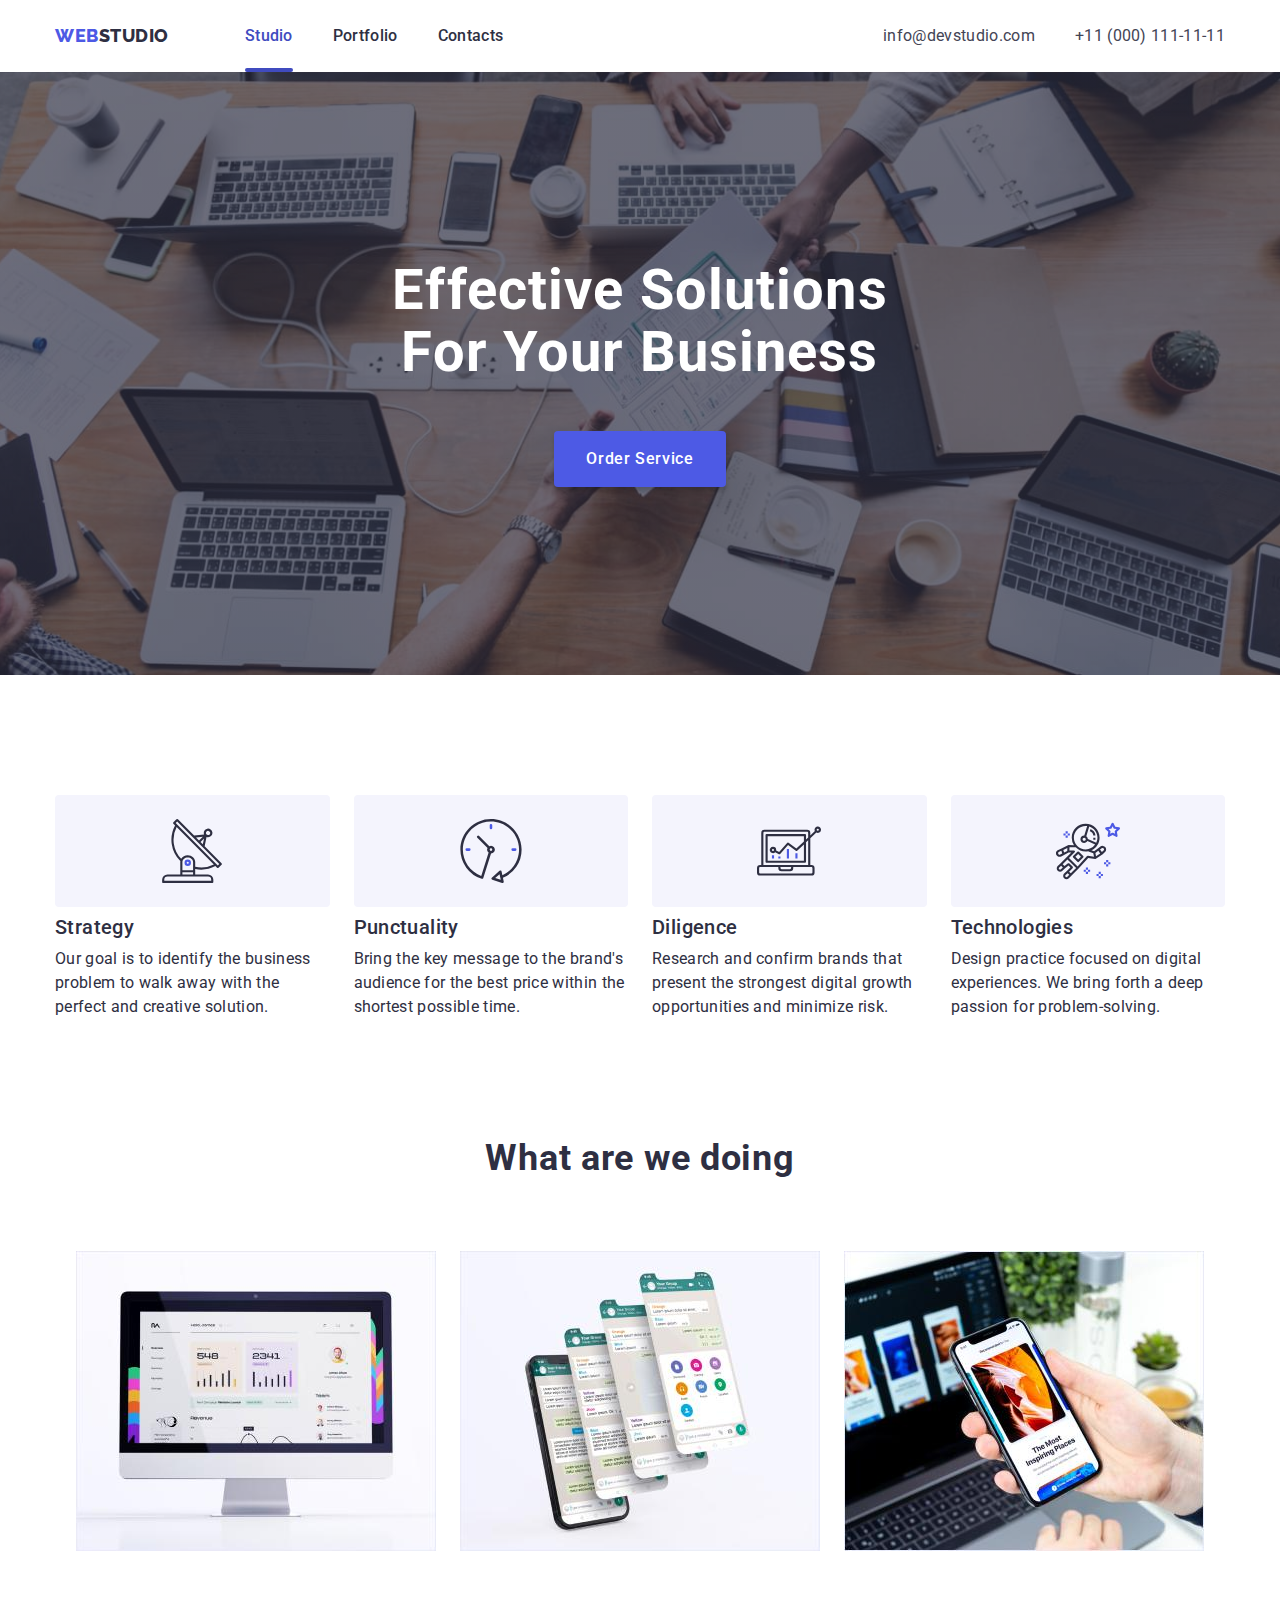
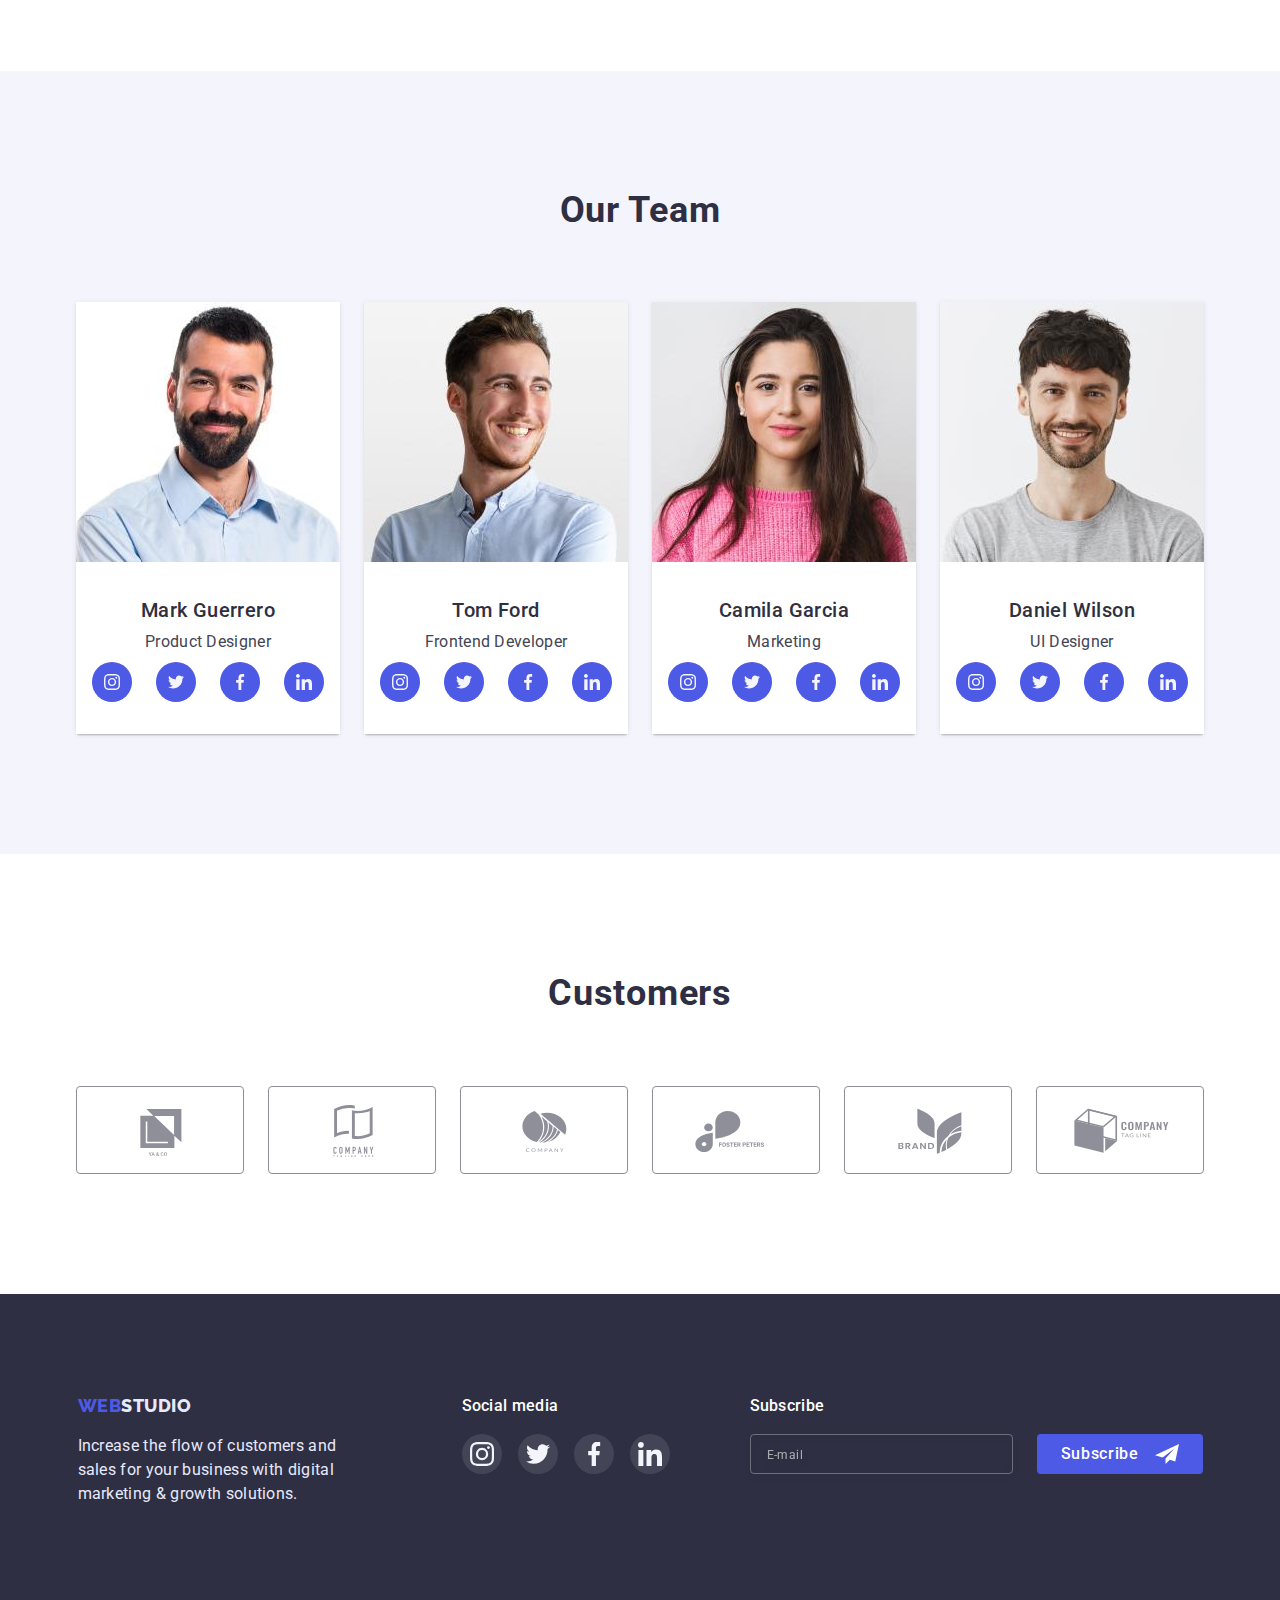
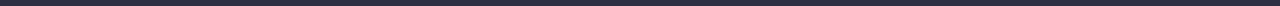
<file: index.html>
<!DOCTYPE html>
<html lang="en">
  <head>
    <meta charset="UTF-8" />
    <meta http-equiv="X-UA-Compatible" content="IE=edge" />
    <meta name="viewport" content="width=device-width, initial-scale=1.0" />
    <title>Studio</title>
    <!-- Шрифти -->
    <link
      href="https://fonts.googleapis.com/css2?family=Raleway:wght@800&family=Roboto:wght@400;500;700;900&display=swap"
      rel="stylesheet"
    />
    <!-- Нормалізація стилів -->
    <link
      rel="stylesheet"
      href="https://cdnjs.cloudflare.com/ajax/libs/modern-normalize/1.1.0/modern-normalize.min.css"
    />
    <!-- Підключення CSS -->
    <link rel="stylesheet" href="./css/style.css" />
  </head>
  <body class="body">
    <!-- Шапка -->
    <header class="header container">
      <!-- Навігація -->
      <div class="main-nav">
        <nav class="main-nav">
          <a class="logo-web" href="./index.html"
            >Web<span class="studio-header">Studio</span></a
          >
          <ul class="list site-nav">
            <li class="list-item">
              <a class="nav-link active" href="./index.html">Studio</a>
            </li>
            <li class="list-item">
              <a class="nav-link" href="./portfolio.html">Portfolio</a>
            </li>
            <li class="list-item">
              <a class="nav-link" href="./contacts.html">Contacts</a>
            </li>
          </ul>
        </nav>
        <!-- Кнопка бургер мобільного меню -->
        <button class="mobile-menu-open js-open-menu" type="button">
          <svg class="burger-icon" width="32" height="22">
            <use href="./images/sprite.svg#icon-burger"></use>
          </svg>
        </button>
        <!-- Пошта+телефон -->
        <address class="address">
          <ul class="list site-address">
            <li class="list-item">
              <a class="address-link" href="mailto:info@devstudio.com"
                >info@devstudio.com</a
              >
            </li>
            <li class="list-item">
              <a class="address-link" href="tel:+110001111111"
                >+11 (000) 111-11-11</a
              >
            </li>
          </ul>
        </address>
      </div>
      <div class="mobile-menu js-menu-container">
        <div class="container mobile-menu-container">
          <button type="button" class="mobile-menu-close js-close-menu">
            <svg class="mobile-menu-close-icon" width="8" height="8">
              <use href="./images/sprite.svg#icon-close-icon"></use>
            </svg>
          </button>
          <div class="mobile-nav-container">
            <ul class="mobile-nav">
              <li class="mobile-nav-item">
                <a class="mobile-nav-link" href="./index.html">Studio</a>
              </li>
              <li class="mobile-nav-item">
                <a class="mobile-nav-link" href="./portfolio.html">Portfolio</a>
              </li>
              <li class="mobile-nav-item">
                <a class="mobile-nav-link mobile-active" href="">Contacts</a>
              </li>
            </ul>
          </div>
          <div class="mobile-address-social-wrapper">
            <ul class="mobile-address">
              <li class="mobile-menu-phone-item">
                <a class="mobile-menu-phone-link" href="tel:+110001111111"
                  >+11 (000) 111-11-11</a
                >
              </li>
              <li class="mobile-menu-mail-item">
                <a
                  class="mobile-menu-mail-link"
                  href="mailto:info@devstudio.com"
                  >info@devstudio.com</a
                >
              </li>
            </ul>
            <ul class="mobile-social-list">
              <li class="mobile-social-list-item">
                <a class="social-list-link" href=""
                  ><svg class="social-list-icon" width="24" height="24">
                    <use href="./images/sprite.svg#icon-instagram"></use>
                  </svg>
                </a>
              </li>
              <li class="mobile-social-list-item">
                <a class="social-list-link" href=""
                  ><svg class="social-list-icon" width="24" height="24">
                    <use href="./images/sprite.svg#icon-twitter"></use>
                  </svg>
                </a>
              </li>
              <li class="mobile-social-list-item">
                <a class="social-list-link" href=""
                  ><svg class="social-list-icon" width="24" height="24">
                    <use href="./images/sprite.svg#icon-facebook"></use>
                  </svg>
                </a>
              </li>
              <li class="mobile-social-list-item">
                <a class="social-list-link" href=""
                  ><svg class="social-list-icon" width="24" height="24">
                    <use href="./images/sprite.svg#icon-linkedin"></use>
                  </svg>
                </a>
              </li>
            </ul>
          </div>
        </div>
      </div>
    </header>
    <!-- Головна -->
    <main>
      <!-- Секція 1. Герой -->
      <section class="hero container">
        <div class="hero-container container">
          <h1 class="hero-title">Effective Solutions for Your Business</h1>
          <button class="hero-button" type="button" data-modal-open>
            Order Service
          </button>
        </div>
      </section>
      <!-- Секція 2 -->
      <section class="section-qualities">
        <div class="qualities container">
          <h2 hidden class="section-title">Qualities</h2>
          <ul class="qualities-list list">
            <li class="list-item">
              <div class="qualities-icon">
                <svg width="64" height="64">
                  <use href="./images/sprite.svg#icon-antenna"></use>
                </svg>
              </div>
              <h3 class="qualities-section-subtitle">Strategy</h3>
              <p class="qualities-section-text">
                Our goal is to identify the business problem to walk away with
                the perfect and creative solution.
              </p>
            </li>
            <li class="list-item">
              <div class="qualities-icon">
                <svg width="64" height="64">
                  <use href="./images/sprite.svg#icon-clock"></use>
                </svg>
              </div>
              <h3 class="qualities-section-subtitle">Punctuality</h3>
              <p class="qualities-section-text">
                Bring the key message to the brand's audience for the best price
                within the shortest possible time.
              </p>
            </li>
            <li class="list-item">
              <div class="qualities-icon">
                <svg width="64" height="64">
                  <use href="./images/sprite.svg#icon-diagram"></use>
                </svg>
              </div>
              <h3 class="qualities-section-subtitle">Diligence</h3>
              <p class="qualities-section-text">
                Research and confirm brands that present the strongest digital
                growth opportunities and minimize risk.
              </p>
            </li>
            <li class="list-item">
              <div class="qualities-icon">
                <svg width="64" height="64">
                  <use href="./images/sprite.svg#icon-astronaut"></use>
                </svg>
              </div>
              <h3 class="qualities-section-subtitle">Technologies</h3>
              <p class="qualities-section-text">
                Design practice focused on digital experiences. We bring forth a
                deep passion for problem-solving.
              </p>
            </li>
          </ul>
        </div>
      </section>
      <!-- Секція 3 -->
      <section class="section doing-section">
        <div class="container">
          <h2 class="section-title">What are we doing</h2>
          <ul class="doing-list list">
            <li class="list-item">
              <img
                srcset="./images/desktop.jpg 1x, ./images/desktop@2x.jpg 2x"
                src="./images/desktop.jpg"
                alt="desktop"
                width="360"
              />
            </li>
            <li class="list-item">
              <img
                srcset="./images/mobile.jpg 1x, ./images/mobile@2x.jpg 2x"
                src="./images/mobile.jpg"
                alt="mobile"
                width="360"
              />
            </li>
            <li class="list-item">
              <img
                srcset="./images/multi.jpg 1x, ./images/multi@2x.jpg 2x"
                src="./images/mobile.jpg"
                alt="mobile"
                width="360"
              />
            </li>
          </ul>
        </div>
      </section>
      <!-- Секція 4 -->
      <section class="our-team section">
        <div class="container">
          <h2 class="section-title">Our Team</h2>
          <ul class="our-team list">
            <li class="list-item">
              <img
                srcset="./images/guerrero.jpg 1x, ./images/guerrero@2x.jpg 2x"
                src="./images/guerrero.jpg"
                alt="Product Designer"
                width="264"
              />
              <div class="team-card-descr">
                <h3 class="section-subtitle">Mark Guerrero</h3>
                <p class="section-text">Product Designer</p>
                <ul class="social-list">
                  <li class="social-list-item">
                    <a class="social-list-link" href=""
                      ><svg class="social-list-icon" width="16" height="16">
                        <use href="./images/sprite.svg#icon-instagram"></use>
                      </svg>
                    </a>
                  </li>
                  <li class="social-list-item">
                    <a class="social-list-link" href=""
                      ><svg class="social-list-icon" width="16" height="16">
                        <use href="./images/sprite.svg#icon-twitter"></use>
                      </svg>
                    </a>
                  </li>
                  <li class="social-list-item">
                    <a class="social-list-link" href=""
                      ><svg class="social-list-icon" width="16" height="16">
                        <use href="./images/sprite.svg#icon-facebook"></use>
                      </svg>
                    </a>
                  </li>
                  <li class="social-list-item">
                    <a class="social-list-link" href=""
                      ><svg class="social-list-icon" width="16" height="16">
                        <use href="./images/sprite.svg#icon-linkedin"></use>
                      </svg>
                    </a>
                  </li>
                </ul>
              </div>
            </li>
            <li class="list-item">
              <img
                srcset="./images/ford.jpg 1x, ./images/ford@2x.jpg 2x"
                src="./images/ford.jpg"
                alt="Frontend Developer"
                width="264"
              />
              <div class="team-card-descr">
                <h3 class="section-subtitle">Tom Ford</h3>
                <p class="section-text">Frontend Developer</p>
                <ul class="social-list">
                  <li class="social-list-item">
                    <a class="social-list-link" href=""
                      ><svg class="social-list-icon" width="16" height="16">
                        <use href="./images/sprite.svg#icon-instagram"></use>
                      </svg>
                    </a>
                  </li>
                  <li class="social-list-item">
                    <a class="social-list-link" href=""
                      ><svg class="social-list-icon" width="16" height="16">
                        <use href="./images/sprite.svg#icon-twitter"></use>
                      </svg>
                    </a>
                  </li>
                  <li class="social-list-item">
                    <a class="social-list-link" href=""
                      ><svg class="social-list-icon" width="16" height="16">
                        <use href="./images/sprite.svg#icon-facebook"></use>
                      </svg>
                    </a>
                  </li>
                  <li class="social-list-item">
                    <a class="social-list-link" href=""
                      ><svg class="social-list-icon" width="16" height="16">
                        <use href="./images/sprite.svg#icon-linkedin"></use>
                      </svg>
                    </a>
                  </li>
                </ul>
              </div>
            </li>
            <li class="list-item">
              <img
                srcset="./images/garcia.jpg 1x, ./images/garcia@2x.jpg 2x"
                src="./images/garcia.jpg"
                alt="Marketing"
                width="264"
              />
              <div class="team-card-descr">
                <h3 class="section-subtitle">Camila Garcia</h3>
                <p class="section-text">Marketing</p>
                <ul class="social-list">
                  <li class="social-list-item">
                    <a class="social-list-link" href=""
                      ><svg class="social-list-icon" width="16" height="16">
                        <use href="./images/sprite.svg#icon-instagram"></use>
                      </svg>
                    </a>
                  </li>
                  <li class="social-list-item">
                    <a class="social-list-link" href=""
                      ><svg class="social-list-icon" width="16" height="16">
                        <use href="./images/sprite.svg#icon-twitter"></use>
                      </svg>
                    </a>
                  </li>
                  <li class="social-list-item">
                    <a class="social-list-link" href=""
                      ><svg class="social-list-icon" width="16" height="16">
                        <use href="./images/sprite.svg#icon-facebook"></use>
                      </svg>
                    </a>
                  </li>
                  <li class="social-list-item">
                    <a class="social-list-link" href=""
                      ><svg class="social-list-icon" width="16" height="16">
                        <use href="./images/sprite.svg#icon-linkedin"></use>
                      </svg>
                    </a>
                  </li>
                </ul>
              </div>
            </li>
            <li class="list-item">
              <img
                srcset="./images/wilson.jpg 1x, ./images/wilson@2x.jpg 2x"
                src="./images/wilson.jpg"
                alt="UI Designer"
                width="264"
              />
              <div class="team-card-descr">
                <h3 class="section-subtitle">Daniel Wilson</h3>
                <p class="section-text">UI Designer</p>
                <ul class="social-list">
                  <li class="social-list-item">
                    <a class="social-list-link" href=""
                      ><svg class="social-list-icon" width="16" height="16">
                        <use href="./images/sprite.svg#icon-instagram"></use>
                      </svg>
                    </a>
                  </li>
                  <li class="social-list-item">
                    <a class="social-list-link" href=""
                      ><svg class="social-list-icon" width="16" height="16">
                        <use href="./images/sprite.svg#icon-twitter"></use>
                      </svg>
                    </a>
                  </li>
                  <li class="social-list-item">
                    <a class="social-list-link" href=""
                      ><svg class="social-list-icon" width="16" height="16">
                        <use href="./images/sprite.svg#icon-facebook"></use>
                      </svg>
                    </a>
                  </li>
                  <li class="social-list-item">
                    <a class="social-list-link" href=""
                      ><svg class="social-list-icon" width="16" height="16">
                        <use href="./images/sprite.svg#icon-linkedin"></use>
                      </svg>
                    </a>
                  </li>
                </ul>
              </div>
            </li>
          </ul>
        </div>
      </section>
      <!-- Секція кастомерс -->
      <section class="section">
        <div class="container">
          <h2 class="section-title">Customers</h2>
          <ul class="customers-list">
            <li class="customers-list-item">
              <a class="customers-list-link" href=""
                ><svg class="customers-list-icon" height="56" width="104">
                  <use href="./images/sprite.svg#icon-yaco"></use>
                </svg>
              </a>
            </li>
            <li class="customers-list-item">
              <a class="customers-list-link" href=""
                ><svg class="customers-list-icon" height="56" width="104">
                  <use href="./images/sprite.svg#icon-taglinehere"></use>
                </svg>
              </a>
            </li>
            <li class="customers-list-item">
              <a class="customers-list-link" href=""
                ><svg class="customers-list-icon" height="56" width="104">
                  <use href="./images/sprite.svg#icon-company"></use>
                </svg>
              </a>
            </li>
            <li class="customers-list-item">
              <a class="customers-list-link" href=""
                ><svg class="customers-list-icon" height="56" width="104">
                  <use href="./images/sprite.svg#icon-fosterpeters"></use>
                </svg>
              </a>
            </li>
            <li class="customers-list-item">
              <a class="customers-list-link" href=""
                ><svg class="customers-list-icon" height="56" width="104">
                  <use href="./images/sprite.svg#icon-brand"></use>
                </svg>
              </a>
            </li>
            <li class="customers-list-item">
              <a class="customers-list-link" href=""
                ><svg class="customers-list-icon" height="56" width="104">
                  <use href="./images/sprite.svg#icon-tagline"></use>
                </svg>
              </a>
            </li>
          </ul>
        </div>
      </section>
    </main>
    <!-- Підвал -->
    <footer class="footer">
      <div class="container footer-main-container">
        <div class="footer-descr-social">
          <div class="footer-descr-area">
            <a class="logo-web" href="./index.html"
              >Web<span class="studio-footer">Studio</span></a
            >
            <p class="footer-content-text">
              Increase the flow of customers and sales for your business with
              digital marketing & growth solutions.
            </p>
          </div>
          <div class="foter-social-media">
            <h3 class="footer-social-title">Social media</h3>
            <ul class="footer-social-list">
              <li class="footer-social-item">
                <a class="footer-social-link" href=""
                  ><svg class="footer-social-icon" width="24" height="24">
                    <use href="./images/sprite.svg#icon-instagram"></use>
                  </svg>
                </a>
              </li>
              <li class="footer-social-item">
                <a class="footer-social-link" href=""
                  ><svg class="footer-social-icon" width="24" height="24">
                    <use href="./images/sprite.svg#icon-twitter"></use>
                  </svg>
                </a>
              </li>
              <li class="footer-social-item">
                <a class="footer-social-link" href=""
                  ><svg class="footer-social-icon" width="24" height="24">
                    <use href="./images/sprite.svg#icon-facebook"></use>
                  </svg>
                </a>
              </li>
              <li class="footer-social-item">
                <a class="footer-social-link" href=""
                  ><svg class="footer-social-icon" width="24" height="24">
                    <use href="./images/sprite.svg#icon-linkedin"></use>
                  </svg>
                </a>
              </li>
            </ul>
          </div>
        </div>

        <div class="footer-subscribe-area">
          <h3 class="footer-social-title">Subscribe</h3>
          <div class="subscribe-active-area">
            <form class="subscribe-form">
              <input
                id="subscribe-email"
                type="email"
                name="subscribe-user-email"
                class="subscribe-form-input"
                placeholder="E-mail"
                required
              />
              <button type="submit" class="subscribe-button">
                Subscribe
                <svg class="subscribe-button-icon" width="24" height="24">
                  <use href="./images/sprite.svg#icon-subscribe"></use>
                </svg>
              </button>
            </form>
          </div>
        </div>
      </div>
    </footer>
    <!-- Модальне вікно -->
    <!-- is-hidden -->

    <div class="backdrop is-hidden" data-modal>
      <div class="modal">
        <button type="button" class="modal-close-button" data-modal-close>
          <svg class="modal-close-btn-icon" height="8" width="8">
            <use href="./images/sprite.svg#icon-close-icon"></use>
          </svg>
        </button>
        <p class="modal-main-title">
          Leave your contacts and we will call you back
        </p>
        <form class="modal-form">
          <label class="modal-form-field"
            ><span class="modal-form-desc">Name</span>
            <span class="modal-form-input-wrapper">
              <input
                type="text"
                name="user-name"
                class="modal-form-input"
                required
                pattern="[a-zA-Z]+$"
                minlength="2"
              />
              <svg class="modal-form-input-icon" width="18" height="18">
                <use href="./images/sprite.svg#icon-person"></use>
              </svg>
            </span>
          </label>
          <label class="modal-form-field"
            ><span class="modal-form-desc">Phone</span>
            <span class="modal-form-input-wrapper">
              <input
                type="tel"
                name="user-phone"
                class="modal-form-input"
                required
                pattern="[0-9]{3}-[0-9]{3}-[0-9]{2}-[0-9]{2}"
                title="xxx-xxx-xx-xx"
              />
              <svg class="modal-form-input-icon" width="18" height="24">
                <use href="./images/sprite.svg#icon-phone"></use>
              </svg>
            </span>
          </label>
          <label class="modal-form-field"
            ><span class="modal-form-desc">Email</span>
            <span class="modal-form-input-wrapper">
              <input
                type="email"
                name="user-email"
                class="modal-form-input"
                required
              />
              <svg class="modal-form-input-icon" width="18" height="24">
                <use href="./images/sprite.svg#icon-email "></use>
              </svg>
            </span>
          </label>
          <label class="modal-form-field">
            <span class="modal-form-desc">Coment</span>
            <textarea
              class="modal-form-textarea"
              name="user-message"
              placeholder="Text input"
            ></textarea>
          </label>
          <input
            id="user-policy"
            type="checkbox"
            name="user-policy"
            class="modal-form-check visually-hidden"
          />
          <label for="user-policy" class="modal-form-check-desc"
            >I accept the terms and conditions of the&nbsp;<a
              href=""
              class="modal-form-check-link"
              >Privacy Policy</a
            ></label
          >
          <button type="submit" class="modal-form-btn">Send</button>
        </form>
      </div>
    </div>
    <script src="./js/mobile-menu.js"></script>
    <script src="./js/modal.js"></script>
  </body>
</html>
</file>
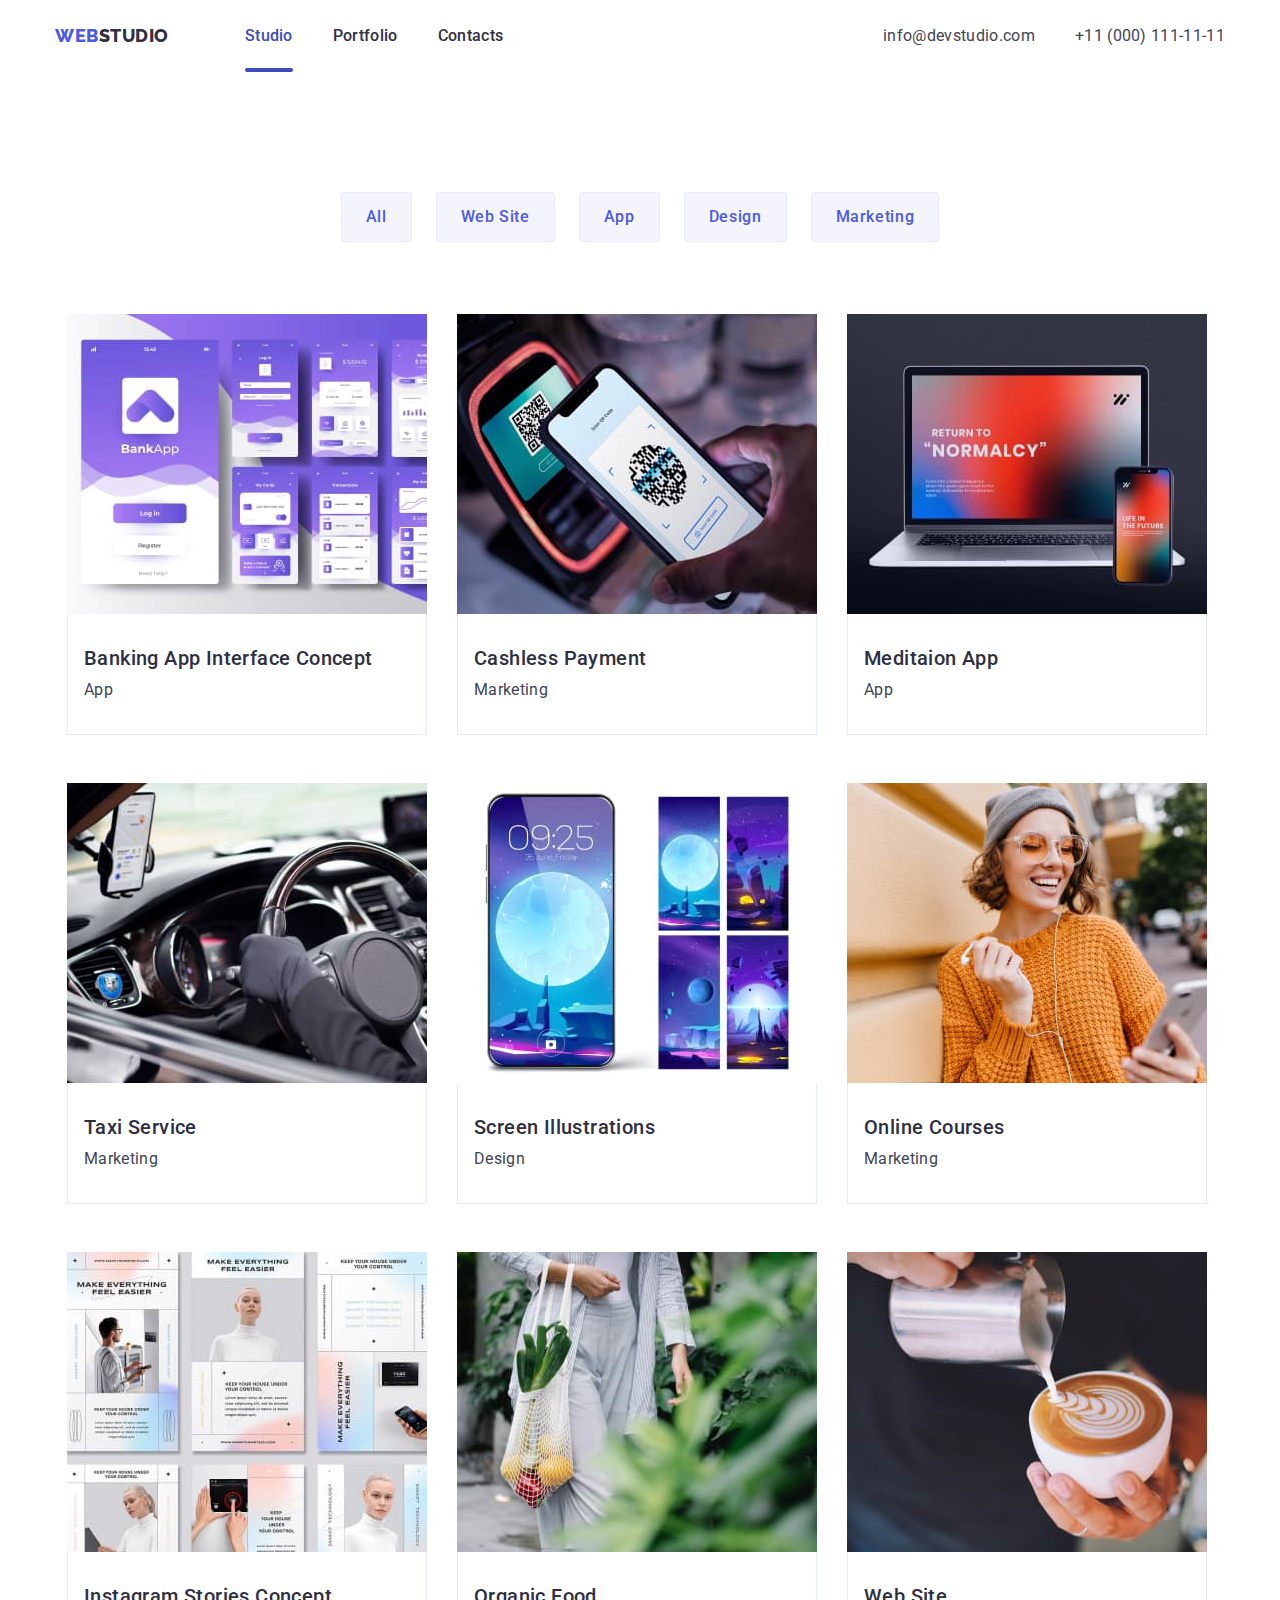
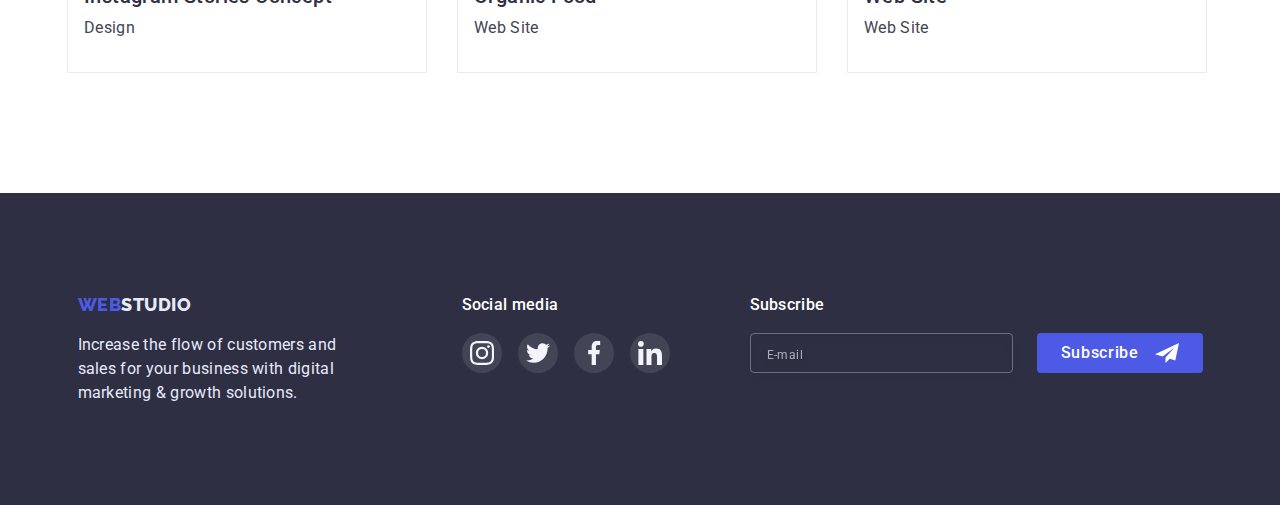
<file: portfolio.html>
<!DOCTYPE html>
<html lang="en">
  <head>
    <meta charset="UTF-8" />
    <meta http-equiv="X-UA-Compatible" content="IE=edge" />
    <meta name="viewport" content="width=device-width, initial-scale=1.0" />
    <title>Studio</title>
    <!-- Шрифти -->
    <link
      href="https://fonts.googleapis.com/css2?family=Raleway:wght@800&family=Roboto:wght@400;500;700;900&display=swap"
      rel="stylesheet"
    />
    <!-- Нормалізація стилів -->
    <link
      rel="stylesheet"
      href="https://cdnjs.cloudflare.com/ajax/libs/modern-normalize/1.1.0/modern-normalize.min.css"
    />
    <!-- Підключення CSS -->
    <link rel="stylesheet" href="./css/style.css" />
  </head>
  <body class="body">
    <!-- Шапка -->
    <header class="header container">
      <!-- Навігація -->

      <div class="main-nav">
        <nav class="main-nav">
          <a class="logo-web" href="./index.html"
            >Web<span class="studio-header">Studio</span></a
          >
          <ul class="list site-nav">
            <li class="list-item">
              <a class="nav-link active" href="./index.html">Studio</a>
            </li>
            <li class="list-item">
              <a class="nav-link" href="./portfolio.html">Portfolio</a>
            </li>
            <li class="list-item">
              <a class="nav-link" href="./contacts.html">Contacts</a>
            </li>
          </ul>
        </nav>
        <!-- Кнопка бургер мобільного меню -->
        <button class="mobile-menu-open js-open-menu" type="button">
          <svg class="burger-icon" width="32" height="22">
            <use href="./images/sprite.svg#icon-burger"></use>
          </svg>
        </button>
        <!-- Пошта+телефон -->
        <address class="address">
          <ul class="list site-address">
            <li class="list-item">
              <a class="address-link" href="mailto:info@devstudio.com"
                >info@devstudio.com</a
              >
            </li>
            <li class="list-item">
              <a class="address-link" href="tel:+110001111111"
                >+11 (000) 111-11-11</a
              >
            </li>
          </ul>
        </address>
      </div>
      <div class="mobile-menu js-menu-container">
        <div class="container mobile-menu-container">
          <button type="button" class="mobile-menu-close js-close-menu">
            <svg class="mobile-menu-close-icon" width="8" height="8">
              <use href="./images/sprite.svg#icon-close-icon"></use>
            </svg>
          </button>
          <ul class="mobile-nav">
            <li class="mobile-nav-item">
              <a class="mobile-nav-link" href="./index.html">Studio</a>
            </li>
            <li class="mobile-nav-item">
              <a class="mobile-nav-link" href="./portfolio.html">Portfolio</a>
            </li>
            <li class="mobile-nav-item">
              <a class="mobile-nav-link mobile-active" href="">Contacts</a>
            </li>
          </ul>
          <ul class="mobile-address">
            <li class="mobile-menu-phone-item">
              <a class="mobile-menu-phone-link" href="tel:+110001111111"
                >+11 (000) 111-11-11</a
              >
            </li>
            <li class="mobile-menu-mail-item">
              <a class="mobile-menu-mail-link" href="mailto:info@devstudio.com"
                >info@devstudio.com</a
              >
            </li>
          </ul>
          <ul class="mobile-social-list">
            <li class="mobile-social-list-item">
              <a class="social-list-link" href=""
                ><svg class="social-list-icon" width="24" height="24">
                  <use href="./images/sprite.svg#icon-instagram"></use>
                </svg>
              </a>
            </li>
            <li class="mobile-social-list-item">
              <a class="social-list-link" href=""
                ><svg class="social-list-icon" width="24" height="24">
                  <use href="./images/sprite.svg#icon-twitter"></use>
                </svg>
              </a>
            </li>
            <li class="mobile-social-list-item">
              <a class="social-list-link" href=""
                ><svg class="social-list-icon" width="24" height="24">
                  <use href="./images/sprite.svg#icon-facebook"></use>
                </svg>
              </a>
            </li>
            <li class="mobile-social-list-item">
              <a class="social-list-link" href=""
                ><svg class="social-list-icon" width="24" height="24">
                  <use href="./images/sprite.svg#icon-linkedin"></use>
                </svg>
              </a>
            </li>
          </ul>
        </div>
      </div>
    </header>

    <!-- Головна -->
    <main>
      <!-- Кнопки фільтру -->
      <section class="section">
        <div class="container">
          <ul class="portfolio-btn list">
            <li class="list-item">
              <button class="filter-button" type="button">All</button>
            </li>
            <li class="list-item">
              <button class="filter-button" type="button">Web Site</button>
            </li>
            <li class="list-item">
              <button class="filter-button" type="button">App</button>
            </li>
            <li class="list-item">
              <button class="filter-button" type="button">Design</button>
            </li>
            <li class="list-item">
              <button class="filter-button" type="button">Marketing</button>
            </li>
          </ul>
          <!-- Картки -->
          <ul class="portfolio-list list">
            <li class="portfolio-list-item">
              <a class="portfolio-list-link" href="">
                <div class="portfolio-card-overlay">
                  <img src="./images/banking.jpg" alt="Payment" />
                  <p class="portfolio-overlay">
                    14 Stylish and User-Friendly App Design Concepts · Task
                    Manager App · Calorie Tracker App · Exotic Fruit Ecommerce
                    App · Cloud Storage App
                  </p>
                </div>
                <div class="portfolio-card-content">
                  <h3 class="section-subtitle">
                    Banking App Interface Concept
                  </h3>
                  <p class="section-text">App</p>
                </div>
              </a>
            </li>
            <li class="portfolio-list-item">
              <a class="portfolio-list-link" href="">
                <div class="portfolio-card-overlay">
                  <img src="./images/cashless.jpg" alt="Payment" />
                  <p class="portfolio-overlay">
                    14 Stylish and User-Friendly App Design Concepts · Task
                    Manager App · Calorie Tracker App · Exotic Fruit Ecommerce
                    App · Cloud Storage App
                  </p>
                </div>
                <div class="portfolio-card-content">
                  <h3 class="section-subtitle">Cashless Payment</h3>
                  <p class="section-text">Marketing</p>
                </div>
              </a>
            </li>
            <li class="portfolio-list-item">
              <a class="portfolio-list-link" href="">
                <div class="portfolio-card-overlay">
                  <img src="./images/meditation.jpg" alt="Payment" />
                  <p class="portfolio-overlay">
                    14 Stylish and User-Friendly App Design Concepts · Task
                    Manager App · Calorie Tracker App · Exotic Fruit Ecommerce
                    App · Cloud Storage App
                  </p>
                </div>
                <div class="portfolio-card-content">
                  <h3 class="section-subtitle">Meditaion App</h3>
                  <p class="section-text">App</p>
                </div>
              </a>
            </li>
            <li class="portfolio-list-item">
              <a class="portfolio-list-link" href="">
                <div class="portfolio-card-overlay">
                  <img src="./images/taxi.jpg" alt="Payment" />
                  <p class="portfolio-overlay">
                    14 Stylish and User-Friendly App Design Concepts · Task
                    Manager App · Calorie Tracker App · Exotic Fruit Ecommerce
                    App · Cloud Storage App
                  </p>
                </div>
                <div class="portfolio-card-content">
                  <h3 class="section-subtitle">Taxi Service</h3>
                  <p class="section-text">Marketing</p>
                </div>
              </a>
            </li>
            <li class="portfolio-list-item">
              <a class="portfolio-list-link" href="">
                <div class="portfolio-card-overlay">
                  <img src="./images/screen.jpg" alt="Payment" />
                  <p class="portfolio-overlay">
                    14 Stylish and User-Friendly App Design Concepts · Task
                    Manager App · Calorie Tracker App · Exotic Fruit Ecommerce
                    App · Cloud Storage App
                  </p>
                </div>
                <div class="portfolio-card-content">
                  <h3 class="section-subtitle">Screen Illustrations</h3>
                  <p class="section-text">Design</p>
                </div>
              </a>
            </li>
            <li class="portfolio-list-item">
              <a class="portfolio-list-link" href="">
                <div class="portfolio-card-overlay">
                  <img src="./images/online.jpg" alt="Payment" />
                  <p class="portfolio-overlay">
                    14 Stylish and User-Friendly App Design Concepts · Task
                    Manager App · Calorie Tracker App · Exotic Fruit Ecommerce
                    App · Cloud Storage App
                  </p>
                </div>
                <div class="portfolio-card-content">
                  <h3 class="section-subtitle">Online Courses</h3>
                  <p class="section-text">Marketing</p>
                </div>
              </a>
            </li>
            <li class="portfolio-list-item">
              <a class="portfolio-list-link" href="">
                <div class="portfolio-card-overlay">
                  <img src="./images/instagram.jpg" alt="Payment" />
                  <p class="portfolio-overlay">
                    14 Stylish and User-Friendly App Design Concepts · Task
                    Manager App · Calorie Tracker App · Exotic Fruit Ecommerce
                    App · Cloud Storage App
                  </p>
                </div>
                <div class="portfolio-card-content">
                  <h3 class="section-subtitle">Instagram Stories Concept</h3>
                  <p class="section-text">Design</p>
                </div>
              </a>
            </li>
            <li class="portfolio-list-item">
              <a class="portfolio-list-link" href="">
                <div class="portfolio-card-overlay">
                  <img src="./images/organic.jpg" alt="Payment" />
                  <p class="portfolio-overlay">
                    14 Stylish and User-Friendly App Design Concepts · Task
                    Manager App · Calorie Tracker App · Exotic Fruit Ecommerce
                    App · Cloud Storage App
                  </p>
                </div>
                <div class="portfolio-card-content">
                  <h3 class="section-subtitle">Organic Food</h3>
                  <p class="section-text">Web Site</p>
                </div>
              </a>
            </li>
            <li class="portfolio-list-item">
              <a class="portfolio-list-link" href="">
                <div class="portfolio-card-overlay">
                  <img src="./images/coffe.jpg" alt="Payment" />
                  <p class="portfolio-overlay">
                    14 Stylish and User-Friendly App Design Concepts · Task
                    Manager App · Calorie Tracker App · Exotic Fruit Ecommerce
                    App · Cloud Storage App
                  </p>
                </div>
                <div class="portfolio-card-content">
                  <h3 class="section-subtitle">Web Site</h3>
                  <p class="section-text">Web Site</p>
                </div>
              </a>
            </li>
          </ul>
        </div>
      </section>
    </main>

    <!-- Підвал -->
    <footer class="footer">
      <div class="container footer-main-container">
        <div class="footer-descr-social">
          <div class="footer-descr-area">
            <a class="logo-web" href="./index.html"
              >Web<span class="studio-footer">Studio</span></a
            >
            <p class="footer-content-text">
              Increase the flow of customers and sales for your business with
              digital marketing & growth solutions.
            </p>
          </div>
          <div class="foter-social-media">
            <h3 class="footer-social-title">Social media</h3>
            <ul class="footer-social-list">
              <li class="footer-social-item">
                <a class="footer-social-link" href=""
                  ><svg class="footer-social-icon" width="24" height="24">
                    <use href="./images/sprite.svg#icon-instagram"></use>
                  </svg>
                </a>
              </li>
              <li class="footer-social-item">
                <a class="footer-social-link" href=""
                  ><svg class="footer-social-icon" width="24" height="24">
                    <use href="./images/sprite.svg#icon-twitter"></use>
                  </svg>
                </a>
              </li>
              <li class="footer-social-item">
                <a class="footer-social-link" href=""
                  ><svg class="footer-social-icon" width="24" height="24">
                    <use href="./images/sprite.svg#icon-facebook"></use>
                  </svg>
                </a>
              </li>
              <li class="footer-social-item">
                <a class="footer-social-link" href=""
                  ><svg class="footer-social-icon" width="24" height="24">
                    <use href="./images/sprite.svg#icon-linkedin"></use>
                  </svg>
                </a>
              </li>
            </ul>
          </div>
        </div>

        <div class="footer-subscribe-area">
          <h3 class="footer-social-title">Subscribe</h3>
          <div class="subscribe-active-area">
            <form class="subscribe-form">
              <input
                id="subscribe-email"
                type="email"
                name="subscribe-user-email"
                class="subscribe-form-input"
                placeholder="E-mail"
                required
              />
              <button type="submit" class="subscribe-button">
                Subscribe
                <svg class="subscribe-button-icon" width="24" height="24">
                  <use href="./images/sprite.svg#icon-subscribe"></use>
                </svg>
              </button>
            </form>
          </div>
        </div>
      </div>
    </footer>
    <script src="./js/mobile-menu.js"></script>
    <script src="./js/modal.js"></script>
  </body>
</html>
</file>
<file: css/style.css>
*,
*::before,
*::after {
box-sizing: border-box;
}

:root {
   --primary-text-color: #2E2F42;
   --secondary-text-color: #434455;
   --button-acent-color: #404BBF;
   --logo-web-color: #4D5AE5;
   --footer-text-color: #E7E9FC;
   --hero-text-color: #ffffff;
   --filter-button-backgruond-color: #F4F4FD;
   --helper-text-color: #8E8F99;
   --filter-butto-border-color: #E7E9FC;
   --success-color: #31D0AA;
}

body {
   font-family: 'Roboto', sans-serif;
   color: var(--primary-text-color);
}

h1,
h2,
h3,
p,
ul,
li {
   margin: 0;
   padding: 0;
   list-style-type: none;
}

.container {
   max-width: 428px;
   margin-left: auto;
   margin-right: auto;
   padding-left: 15px;
   padding-right: 15px;
}

@media screen and (min-width: 768px) {
   .container {
      max-width: 768px;
   }
}

@media screen and (min-width: 1200px) {
   .container {
      max-width: 1200px;
   }
}

@media screen and (max-width: 767px) {
.header {
      padding-top: 24px;
      padding-bottom: 24px;
   }
}

.burger-icon {
   stroke: #2E2F42;
}

.logo-web {
   text-decoration: none;
   font-family: 'Raleway', sans-serif;
   font-weight: 800;
   font-size: 18px;
   letter-spacing: 0.03em;
   line-height: 1.33;
   color: var(--logo-web-color);
   text-transform: uppercase;
}

.studio-header {
   color: var(--primary-text-color);
}

.studio-footer {
   line-height: 1.16;
   color: var(--footer-text-color);
}

.site-nav>.list-item:not(:last-child) {
   margin-right: 40px;
}

.nav-link {
   padding-top: 24px;
   padding-bottom: 24px;
   position: relative;
   display: block;
   text-decoration: none;
      font-family: inherit;
      font-weight: 500;
      font-size: 16px;
      line-height: 1.5;
      letter-spacing: 0.02em;
      color: var(--primary-text-color);
      transition: color 250ms cubic-bezier(0.4, 0, 0.2, 1);
}  

.active {
   color: var(--button-acent-color);
}

.active::after {
   position: absolute;
   left: 0;
   bottom: 0;
   display: block;
   content: '';
   width: 100%;
   height: 4px;
   background: var(--button-acent-color);
   border-radius: 2px;
   box-sizing: border-box;
   color: var(--button-acent-color);
}

.site-nav {
display: none;
margin-left: 76px; 
}

@media screen and (min-width: 768px) and (max-width: 1199px) {
   .site-nav {
   display: flex;
   margin-left: 120px;
   }
}

@media screen and (min-width: 1200px) {
   .site-nav {
   display: flex;
    margin-left: 76px;
   }
}

.site-nav a:hover,
.site-nav a:focus {
color: var(--button-acent-color);
}

.address {
display: none;
margin-left: auto;
}

@media screen and (min-width: 768px) {
.address {
      display: block;
}
}

.address .address-link {
text-decoration: none;
font-style: normal;
font-size: 16px;
line-height: 1.5;
letter-spacing: 0.02em;
color: var(--secondary-text-color);
transition: color 250ms cubic-bezier(0.4, 0, 0.2, 1);
}

.address a:hover,
.address a:focus {
color: var(--button-acent-color);
}

.site-address {
display: flex;
padding-top: 24px;
padding-bottom: 24px;
}

@media screen and (min-width: 768px) and (max-width: 1199px) {
.site-address {
   flex-direction: column;
   padding-top: 0;
   padding-bottom: 0;
}
}

.main-nav {
display: flex;
align-items: center;
box-sizing: border-box;
justify-content: space-between;
}

@media screen and (min-width: 1200px) {
.site-address .list-item:not(:last-child) {
      margin-right: 40px;
   }
}

.mobile-menu-open {
   background-color: transparent;
   border: none;
   padding: 0;
   height: 22px;
}

@media screen and (min-width: 768px) {
   .mobile-menu-open {
      display: none;
   }
}

.mobile-menu {
   position: fixed;
   width: 100%;
   height: 100%;
   z-index: 1000;
   top: 0;
   left: 0;
   background-color: #fff;
   opacity: 0;
   visibility: hidden;
   pointer-events: none;
   transition:  250ms cubic-bezier(0.4, 0, 0.2, 1);
}

.mobile-menu.is-open {
opacity: 1;
   visibility: visible;
   pointer-events: auto;
}

.mobile-nav-item:not(:last-child) {
   margin-bottom: 40px;
}

.mobile-nav-link{
text-decoration: none;
font-weight: 700;
font-size: 36px;
line-height: 40px;
letter-spacing: 0.02em;
text-transform: capitalize;
color: #2E2F42;
}

.mobile-active {
   color: #404BBF;
}

.mobile-nav-container {
   margin-bottom: auto;
}


.mobile-menu-phone-item {
margin-bottom: 40px;
}
  
.mobile-menu-phone-link { 
   text-decoration: none;
   font-style: normal;
   font-weight: 700;
   font-size: 36px;
   line-height: 40px;
   letter-spacing: 0.02em;
   text-transform: capitalize;
   color: #4D5AE5;
 
}

.mobile-menu-mail-link {
   text-decoration: none;
   font-style: normal;
   font-weight: 500;
   font-size: 20px;
   line-height: 24px;
   letter-spacing: 0.02em;
   color: #434455;
}

.mobile-menu-container {
   display: flex;
   flex-direction: column;
   flex-wrap: nowrap;
   justify-content: center;
height: 100%;
position: relative;
padding: 80px 35px 40px 40px;
}

/* .mobile-address-social-wrapper {
   position: absolute;
   bottom: 40px;
} */

.mobile-social-list {
   display: flex;
   flex-wrap: wrap;
   justify-content:space-around;
   margin-top: 48px;
   
}


.mobile-menu-close {
      display: flex;
      justify-content: center;
      align-items: center;
      padding: 0;
      width: 24px;
      height: 24px;
      border-radius: 50%;
      background-color: #E7E9FC;
      border: 1px solid rgba(0, 0, 0, 0.1);
      position: absolute;
      top: 24px;
      right: 24px;
      transition: background-color 250ms cubic-bezier(0.4, 0, 0.2, 1);
}

.hero {
text-align: center;
padding-top: 112px;
padding-bottom: 112px;

background-image: linear-gradient(rgba(46, 47, 66, 0.7), rgba(46, 47, 66, 0.7)),
      url(../images/hero-mobile-bg.jpg);

max-width: 1440px;
margin-left: auto;
margin-right: auto;
background-position: center;
background-size: cover;
}

@media screen and (min-device-pixel-ratio: 2) and (max-width: 767px),
screen and (min-resolution: 192dpi) and (max-width: 767px),
screen and (min-resolution: 2dppx) and (max-width: 767px) {
   .hero {
      background-image: linear-gradient(rgba(46, 47, 66, 0.7), rgba(46, 47, 66, 0.7)),
         url(../images/hero-mobile-bg@2x.jpg);
   }
}

@media screen and (min-width: 768px) {
   .hero {
         background-image: linear-gradient(rgba(46, 47, 66, 0.7), rgba(46, 47, 66, 0.7)),
            url(../images/hero-tablet-bg.jpg);
         padding-top: 112px;
         padding-bottom: 112px;
      }
}

@media screen and (min-device-pixel-ratio: 2) and (min-width: 768px),
screen and (min-resolution: 192dpi) and (min-width: 768px),
screen and (min-resolution: 2dppx) and (min-width: 768px) {
   .hero {
      background-image: linear-gradient(rgba(46, 47, 66, 0.7), rgba(46, 47, 66, 0.7)),
         url(../images/hero-tablet-bg@2x.jpg);
   }
}

@media screen and (min-width: 1200px) {
   .hero {
      background-image: linear-gradient(rgba(46, 47, 66, 0.7), rgba(46, 47, 66, 0.7)),
      url(../images/hero-desktop-bg.jpg); 
      padding-top: 188px;
      padding-bottom: 188px;
   }

}

@media screen and (min-device-pixel-ratio: 2) and (min-width: 1200px),
   screen and (min-resolution: 192dpi) and (min-width: 1200px),
   screen and (min-resolution: 2dppx) and (min-width: 1200px) {
      .hero {
      background-image: linear-gradient(rgba(46, 47, 66, 0.7), rgba(46, 47, 66, 0.7)),
            url(../images/hero-desktop-bg@2x.jpg);
   }
}

.hero-title {
   font-size: 36px;
      line-height: 1.1;
      letter-spacing: 0.02em;
      text-transform: capitalize;
   margin-right: auto;
   margin-left: auto;
   font-size: 36px;
   color: var(--hero-text-color);
   margin-bottom: 72px;
}

@media screen and (min-width: 768px) {
   .hero-title {
      font-size: 56px;
      margin-bottom: 36px;
      width: 496px;
   }
}

@media screen and (min-width: 1200px) {
   .hero-title {
    margin-bottom: 48px;
}
}

.hero-button {
   font-family: 'Roboto', sans-serif;
   font-weight: 500;
   font-size: 16px;
   line-height: 1.5;
   letter-spacing: 0.04em;
   cursor: pointer;
   color: var(--hero-text-color);
   background-color: var(--logo-web-color);
   box-shadow: 0px 4px 4px rgba(0, 0, 0, 0.15);
   border: none;
   border-radius: 4px;
   padding: 16px 32px;
   transition: background-color 250ms cubic-bezier(0.4, 0, 0.2, 1);
}

.hero-button:hover,
.hero-button:focus {
   color: var(--hero-text-color);
   background: var(--button-acent-color);
}

@media screen and (max-width: 1200px) {
   .qualities-icon {
      display: none;
   }
}

@media screen and (min-width: 1200px) {
.qualities-icon {
      display: flex;
      justify-content: center;
      align-items: center;
      height: 112px;
      background-color: var(--filter-button-backgruond-color);
      border-radius: 4px;
      margin-bottom: 8px;
   }
}

.qualities-section-subtitle {
   
   font-size: 36px;
   line-height: 40px;
   letter-spacing: 0.02em;
   margin-bottom: 8px;
}

@media screen and (max-width: 767px) {
   .qualities-section-subtitle {
text-align: center;
   }
}

@media screen and (min-width: 1200px) {
   .qualities-section-subtitle {
      font-weight: 500;
         font-size: 20px;
         line-height: 24px;
   }
}

.qualities-section-text {
   font-weight: 500;
   line-height: 24px;
   letter-spacing: 0.02em;
}

@media screen and (min-width: 1200px) {
   .qualities-section-text {
      font-weight: 400;
   }
}

.qualities-list {
   display: flex;
   flex-wrap: wrap;
}

@media screen and (max-width: 767px) {
.qualities-list .list-item:not(:last-child) {
      margin-bottom: 72px;
   }
}

@media screen and (min-width: 768px) and (max-width: 1199px) {
   .qualities-list .list-item {
      width: 356px;
   }
   .qualities-list .list-item:nth-child(odd) {
      margin-right: 24px;
   }
   .qualities-list .list-item:nth-child(-n + 2) {
      margin-bottom: 72px;
   }
}

@media screen and (min-width: 1200px) {
.qualities-list .list-item {
      flex-basis: calc((100% - 72px) / 4);
      margin-right: 24px;
   }
.qualities-list .list-item:nth-child(4n) {
   margin-right: 0;
}
.qualities-list .list-item {
   margin-bottom: 0;}

}

.qualities-list .section-subtitle {
   margin-top: 0;
}

.doing-list {
   display: flex;
   flex-wrap: wrap;
}

.doing-list .list-item {
   margin-right: 24px;
   margin-bottom: 24px;
}

.doing-list .list-item:nth-child(3n) {
   margin-right: 0;
}

.doing-list .list-item:nth-last-child(-n + 3) {
   margin-bottom: 0;
}

.our-team {
display: flex;
   flex-direction: column;
   align-items: center;
   background: var(--filter-button-backgruond-color);
}

@media screen and (min-width: 768px) {
   .our-team {
      flex-direction: row;
      flex-wrap: wrap;
      justify-content: center;
   }

   .our-team .list-item:nth-child(2n) {
      margin-right: 0;
   }

   .our-team .list-item:nth-child(-n + 2) {
      margin-bottom: 64px;
   }

   .our-team .list-item:nth-child(odd) {
      margin-right: 24px;
   }
}

.team-card-descr {
   background-color: #fff;
   padding-top: 36px;
   padding-bottom: 32px;
}

.our-team .list-item {  
   width: 264px;
   text-align: center;
   box-shadow: 0px 1px 6px rgba(46, 47, 66, 0.08), 0px 1px 1px rgba(46, 47, 66, 0.16), 0px 2px 1px rgba(46, 47, 66, 0.08);
   border-radius: 0px 0px 4px 4px;
}

@media screen and (max-width: 767px) {
.our-team .list-item:not(:last-child) {
      margin-bottom: 72px;
   }
}

@media screen and (min-width: 1200px) {
.our-team .list-item:not(:last-child) {
      margin-right: 24px;
   }

   .our-team .list-item:nth-last-child(-n + 4) {
      margin-bottom: 0;
   }

   .our-team .list-item:nth-child(4n) {
      margin-right: 0;
   }
}

.social-list {
   display: flex;
   justify-content: center;
   gap: 24px;
   margin-top: 8px;
}

.social-list-link {
   display: flex;
   justify-content: center;
   align-items: center;
   width: 40px;
   height: 40px;
   border-radius: 50%;
   background-color: var(--logo-web-color);
   color: var(--hero-text-color);
   transition: background-color 250ms cubic-bezier(0.4, 0, 0.2, 1);
}

.social-list-link:hover,
.social-list-link:active,
.social-list-link:focus {
   background-color: var(--button-acent-color);
}

.social-list-icon {
   fill: var(--hero-text-color);
}

.section-title {
   font-size: 36px;
   line-height: 1.1;
   letter-spacing: 0.02em;
   text-align: center;
   margin-bottom: 72px;
}

@media screen and (max-width: 767px) {
.portfolio-btn>.list-item {
      margin-right: 24px;
      margin-bottom: 16px;
   }
}

@media screen and (min-width: 768px) {
   .portfolio-btn>.list-item:not(:last-child) {
      margin-right: 24px;
   } 
}

.portfolio-btn {
   display: flex;
   flex-wrap: wrap;
   margin-bottom: -16px;
}

@media screen and (min-width: 768px) {
   .portfolio-btn {
      justify-content: center;
      margin-bottom: 64px;
   }
}

@media screen and (min-width: 1200px) {
   .portfolio-btn {
      justify-content: center;
      margin-bottom: 72px;
   }
}

.portfolio-card-overlay {
height: 300px;
position: relative;
overflow: hidden;
}

.portfolio-overlay {
   line-height: 1.5;
   letter-spacing: 0.02em;
   color: var(--filter-button-backgruond-color);
   background-color: var(--logo-web-color);
   padding: 40px 32px;
   position: absolute;
   left: 0;
   top: 0;
   width: 100%;
   height: 100%;
   overflow: auto;
   transform: translate(0, 100%);
   transition: transform 250ms cubic-bezier(0.4, 0, 0.2, 1);
}

.portfolio-list-link:hover .portfolio-overlay,
.portfolio-list-link:focus .portfolio-overlay {
   transform: translate(0, 0);
}

.portfolio-card-content {
   border-right: 1px solid var(--filter-butto-border-color);
   border-bottom: 1px solid var(--filter-butto-border-color);
   border-left: 1px solid var(--filter-butto-border-color);
   padding: 32px 16px;
}

@media screen and (min-width: 1200px) {
.portfolio-list .portfolio-list-item {
      flex-basis: calc((100% - 72px) / 3);
      margin-right: 24px;
      margin-bottom: 48px;
      background-color: var(--hero-text-color);
   }

   .portfolio-list-item:nth-child(3n) {
      margin-right: 0;
   }

   .portfolio-list-item:nth-last-child(-n + 3) {
      margin-bottom: 0;
   }
}

.portfolio-list {
   display: flex;
   flex-wrap: wrap;
   justify-content: center;
   
}

@media screen and (max-width: 767px) {
   .portfolio-list {
margin-top: 48px;
   }
}

.portfolio-list-link {
   display: inline-block;
   text-decoration: none;
   color: inherit;
}

.portfolio-list-link:hover,
.portfolio-list-link:focus {
   box-shadow: 0px 1px 6px rgba(46, 47, 66, 0.08), 0px 1px 1px rgba(46, 47, 66, 0.16), 0px 2px 1px rgba(46, 47, 66, 0.08);
}

img {
   display: block;
   max-width: 100%;
   height: auto;
}

.section-subtitle {
   font-weight: 500;
   font-size: 20px;
   line-height: 1.2;
   letter-spacing: 0.02em;
}

.section-qualities {
   padding-top: 120px;
   padding-bottom: 120px;
}

.section {
   padding-top: 120px;
   padding-bottom: 120px;
}

.doing-section {
   display: none;
}

@media screen and (min-width: 1200px) {
   .doing-section {
         padding-top: 0;
         display: flex;
      }
}

.section-text {
   font-size: 16px;
   line-height: 1.5;
   letter-spacing: 0.02em;
   color: var(--secondary-text-color);
   margin-top: 8px;
}

.filter-button {
   cursor: pointer;
   font-weight: 500;
   line-height: 1.5;
   letter-spacing: 0.04em;
   color: var(--logo-web-color);
   background-color: var(--filter-button-backgruond-color);
   border-radius: 4px;
   border: 1px solid var(--filter-butto-border-color);
   padding: 12px 24px;
   transition: background-color 250ms cubic-bezier(0.4, 0, 0.2, 1), border 250ms cubic-bezier(0.4, 0, 0.2, 1), color 250ms cubic-bezier(0.4, 0, 0.2, 1);
}

.filter-button:hover,
.filter-button:focus {
   color: var(--hero-text-color);
   background-color: var(--button-acent-color);
   box-shadow: 0px 4px 4px rgba(0, 0, 0, 0.15);
   border: 1px solid var(--button-acent-color);
}

.customers-list {
   display: flex;
   flex-direction: column;
   align-items: center;
   flex-wrap: wrap;
   justify-content: center;
}

@media screen and (min-width: 428px) {
.customers-list {
   flex-direction: row;
}
}

.customers-list-item {
   width: 190px;
}

@media screen and (min-width: 768px) {
   .customers-list-item {
      width: 168px;
   }
}

.customers-list-item {
   margin-bottom: 72px;
}

@media screen and (max-width: 427px) {
   .customers-list-item:last-child {
      margin-bottom: 0;
   }
}

@media screen and (min-width: 428px) and (max-width: 767px){
.customers-list-item {
      margin-right: 16px;
   }

   .customers-list-item:nth-child(even) {
      margin-right: 0px;
   }
.customers-list-item:nth-last-child(-n + 2) {
   margin-bottom: 0;
}
}

@media screen and (min-width: 768px) and (max-width: 1199px) {
      .customers-list-item {
       margin-right: 24px;
     }
      .customers-list-item:nth-child(3n) {
         margin-right: 0;
      }

       .customers-list-item:nth-last-child(-n + 3) {
          margin-bottom: 0;
      }

}

@media screen and (min-width: 1200px) {
   .customers-list-item:not(:last-child) {
         margin-right: 24px;
      }


      .customers-list-item:nth-last-child(-n + 6) {
         margin-bottom: 0;
      }
      
}

.customers-list-link {
   display: flex;
   justify-content: center;
   align-items: center;
   height: 88px;
   border: 1px solid var(--helper-text-color);
   border-radius: 4px;
   transition: border 250ms cubic-bezier(0.4, 0, 0.2, 1);
}

.customers-list-link:hover,
.customers-list-link:active,
.customers-list-link:focus {
border: 1px solid var(--button-acent-color);
}

.customers-list-icon {
fill: var(--helper-text-color);
transition: fill 250ms cubic-bezier(0.4, 0, 0.2, 1)
}

.customers-list-link:hover .customers-list-icon,
.customers-list-link:active .customers-list-icon,
.customers-list-link:focus .customers-list-icon {
fill: var(--button-acent-color);
}

.footer {
   padding-top: 100px;
   padding-bottom: 100px;
   background: var(--primary-text-color)
}

.footer-descr-area {
   max-width: 264px;
   margin-left: auto;
   margin-right: auto;
   margin-bottom: 72px;
   text-align: center;
}

@media screen and (min-width: 768px) {
.footer-descr-area {
   margin-left: 108px;
      margin-right: 24px;
      text-align: left;
   }
}

@media screen and (min-width: 1200px) {
.footer-descr-area {
   margin-left: 0;
margin-bottom: 0;
margin-right: 120px;
} 
}

.foter-social-media {
text-align: center;
margin-left: auto;
margin-right: auto;
margin-bottom: 72px;
}

@media screen and (min-width: 768px) {
   .foter-social-media {
         text-align: left;
         margin-left: 0;
      }
}

@media screen and (min-width: 1200px) {
   .foter-social-media {
         margin-bottom: 0;
         margin-right: 80px;
      }
}

.footer-subscribe-area  {
  text-align: center;
  margin-left: auto;
  margin-right: auto;
}

@media screen and (min-width: 768px) {
   .footer-subscribe-area {
         text-align: left;
         margin-left: 108px;
         margin-right: auto;
      }
}

@media screen and (min-width: 1200px) {
   .footer-subscribe-area {
      width: 453px;
      margin-right: 0;
      margin-left: 0;
         
      }
}

.footer-descr-social {
      display: flex;
      flex-wrap: wrap;
}

.footer-content-text {
   font-size: 16px;
   line-height: 1.5;
   letter-spacing: 0.02em;
   color: var(--footer-text-color);
   margin-top: 16px;
}

.footer-social-title {
   font-weight: 500;
   font-size: 16px;
   line-height: 1.5;
   letter-spacing: 0.02em;
   color: var(--hero-text-color);
   margin-bottom: 16px;
}

.footer-social-list {
   width: 208px;
   margin-left: auto;
   margin-right: auto;
   display: flex;
   gap: 16px;
   margin-top: 16px;
}

.footer-social-link {
display: flex;
justify-content: center;
align-items: center;
width: 40px;
height: 40px;
border-radius: 50%;
background-color: rgba(255, 255, 255, 0.1);
color: var(--hero-text-color);
transition: background-color 250ms cubic-bezier(0.4, 0, 0.2, 1);
}

.footer-social-link:hover,
.footer-social-link:active,
.footer-social-link:focus {
background-color: var(--success-color);
}

.footer-social-icon {
fill: var(--hero-text-color);
}

.backdrop.is-hidden {
opacity: 0;
visibility: hidden;
pointer-events: none;
}

.backdrop {
   position: fixed;
   z-index:  100;
   top: 0;
   left: 0;
   width: 100%;
   height: 100%;  
   background-color: rgba(46, 47, 66, 0.4);
   transition: opacity 250ms cubic-bezier(0.4, 0, 0.2, 1), visibility 250ms cubic-bezier(0.4, 0, 0.2, 1) ;
}

.modal {
padding: 72px 24px 24px 24px;
position: absolute;
top: 50%;
left: 50%;
transform: translate(-50%, -50%);
width: 392px;
min-height: 584px;
background: #FCFCFC;
box-shadow: 0px 1px 1px rgba(0, 0, 0, 0.14), 0px 1px 3px rgba(0, 0, 0, 0.12), 0px 2px 1px rgba(0, 0, 0, 0.2);
border-radius: 4px;
}

@media screen and (max-width: 427px) {
   .modal {
   width: 310px;
   }
   
}

@media screen and (min-width: 768px) {
   .modal {
      width: 408px;
   }
}

.modal-close-button {
   cursor: pointer;
   display: flex;
   justify-content: center;
   align-items: center;
   padding: 0;
   width: 24px;
   height: 24px;
   border-radius: 50%;
   background: var(--filter-butto-border-color);
   border: 1px solid rgba(0, 0, 0, 0.1);
   position: absolute;
   top: 24px;
   right: 24px;
   transition: background-color 250ms cubic-bezier(0.4, 0, 0.2, 1);
}

.modal-close-btn-icon {
   transition: fill 250ms cubic-bezier(0.4, 0, 0.2, 1);
}

.modal-close-button:active {
   background-color: var(--button-acent-color);
   fill: #fff;
}

.modal-main-title {
   font-weight: 500;
   font-size: 16px;
   line-height: 1.5;
   text-align: center;
   letter-spacing: 0.02em;
   color: #2E2F42;
   margin-bottom: 20px;
   margin-top: 0;
}

.modal-form-input {
width: 100%;
height: 40px;
border: 1px solid rgba(33, 33, 33, 0.2);
border-radius: 4px;
padding-left: 38px;
transition: border 250ms cubic-bezier(0.4, 0, 0.2, 1);
color: var(--primary-text-color);
font-size: 16px;
}

.modal-form-input:focus {
outline: none;
border-color: var(--logo-web-color);
}

.modal-form-input:focus + .modal-form-input-icon {
fill: var(--logo-web-color);
}

.modal-form-desc {
display: block;
   font-size: 12px;
   line-height: 1.16;
   letter-spacing: 0.01em;
   color: var(--helper-text-color);
   margin-top: 8px;
   margin-bottom: 4px;
   
}

.modal-form-textarea {
   border: 1px solid rgba(33, 33, 33, 0.2);
  border-radius: 4px;
  font-style: 12px;
  line-height: 1.16;
  letter-spacing: 0.04em;
  resize: none;
  width: 100%;
  height: 120px;
  padding: 8px 16px;
  transition: border 250ms cubic-bezier(0.4, 0, 0.2, 1);
margin-bottom: 10px;
display: flex;
}

.modal-form-textarea::placeholder {
color: rgba(117, 117, 117, 0.5);
font-size: 12px;
line-height: 1.16;
letter-spacing: 0.04em;
}

.modal-form-input-wrapper {
   display: block;
   position: relative;
}

.modal-form-input-icon {
   position: absolute;
   top: 50%;
   transform: translate(0,-50%);
   left: 16px;
   fill: var(--primary-text-color);
   transition: fill 250ms cubic-bezier(0.4, 0, 0.2, 1);
}

.modal-form-textarea:focus {
outline: none;
border-color: var(--logo-web-color);
}

.modal-form-btn {
display: block;
margin-left: auto;
margin-right: auto;
font-weight: 500;
font-size: 16px;
line-height: 1.5;
letter-spacing: 0.04em;
cursor: pointer;
color: var(--hero-text-color);
background-color: var(--logo-web-color);
box-shadow: 0px 4px 4px rgba(0, 0, 0, 0.15);
border: none;
border-radius: 4px;
padding: 16px 64px;
transition: background-color 250ms cubic-bezier(0.4, 0, 0.2, 1);
}

.modal-form-btn:hover,
.modal-form-btn:focus {
background: var(--button-acent-color);
}

.modal-form-check-desc {
   display: flex;
   align-items: center;
   font-size: 12px;
   line-height: 16px;
   letter-spacing: 0.04em;
   color: #757575;
   margin-bottom: 24px;
}

.modal-form-check-link {
   color: var(--logo-web-color);
}

.modal-form-check-desc::before {
width: 16px;
height: 16px;
border: 1.25px solid var(--primary-text-color);
border-radius: 2px;
display: block;
cursor: pointer;
content: '';
margin-right: 8px;
transition: background-color 250ms cubic-bezier(0.4, 0, 0.2, 1);
}

.modal-form-check:checked + .modal-form-check-desc::before {
background-color: var(--button-acent-color);
background-image: url(../images/icon-check.svg);
background-repeat: no-repeat;
background-position: 50% 50%;
}

.visually-hidden {
   position: absolute;
   width: 1px;
   height: 1px;
   margin: -1px;
   padding: 0;
   overflow: hidden;
   border: 0;
   clip: rect(0 0 0 0);
}

@media screen and (min-width: 768px) {
.subscribe-form {
      display: flex;
      gap: 24px;
   }
}

@media screen and (min-width: 1200px) {
.footer-main-container {
   display: flex;
   justify-content: center;
}
}

.subscribe-form-input {
   height: 40px;
border: 1px solid rgba(255, 255, 255, 0.3);
filter: drop-shadow(0px 4px 4px rgba(0, 0, 0, 0.15));
color: var(--hero-text-color);
border-radius: 4px;
background-color: transparent;
margin-bottom: 16px;
padding: 8px 16px;
width: 100%;
outline: none;
transition: border 250ms cubic-bezier(0.4, 0, 0.2, 1);
}

@media screen and (min-width: 768px) {
   .subscribe-form-input {
         margin-bottom: 0;
         max-width: 264px;
      }
}

.subscribe-form-input:focus {
   border-color: var(--logo-web-color);
   }
   
.subscribe-button {
cursor: pointer;
/* height: 40px; */
display: flex;
justify-content: center;
align-items: center;
font-weight: 500;
font-size: 16px;
line-height: 1.5;
letter-spacing: 0.04em;
background-color: var(--logo-web-color);
border: none;
border-radius: 4px;
padding: 8px 24px;
color: var(--hero-text-color);
fill: var(--hero-text-color);
transition: background-color 250ms cubic-bezier(0.4, 0, 0.2, 1);
margin-left: auto;
margin-right: auto;
} 

@media screen and (min-width: 768px) {
.subscribe-button {
margin-left: 0;
   margin-right: 0;
} 
}

.subscribe-button:focus {
background-color: var(--button-acent-color);
}

.subscribe-button-icon {
margin-left: 16px;
}

.subscribe-form-input::placeholder {
font-size: 12px;
line-height: 2;
letter-spacing: 0.04em;     
color: rgba(255, 255, 255, 0.6);
}
</file>
